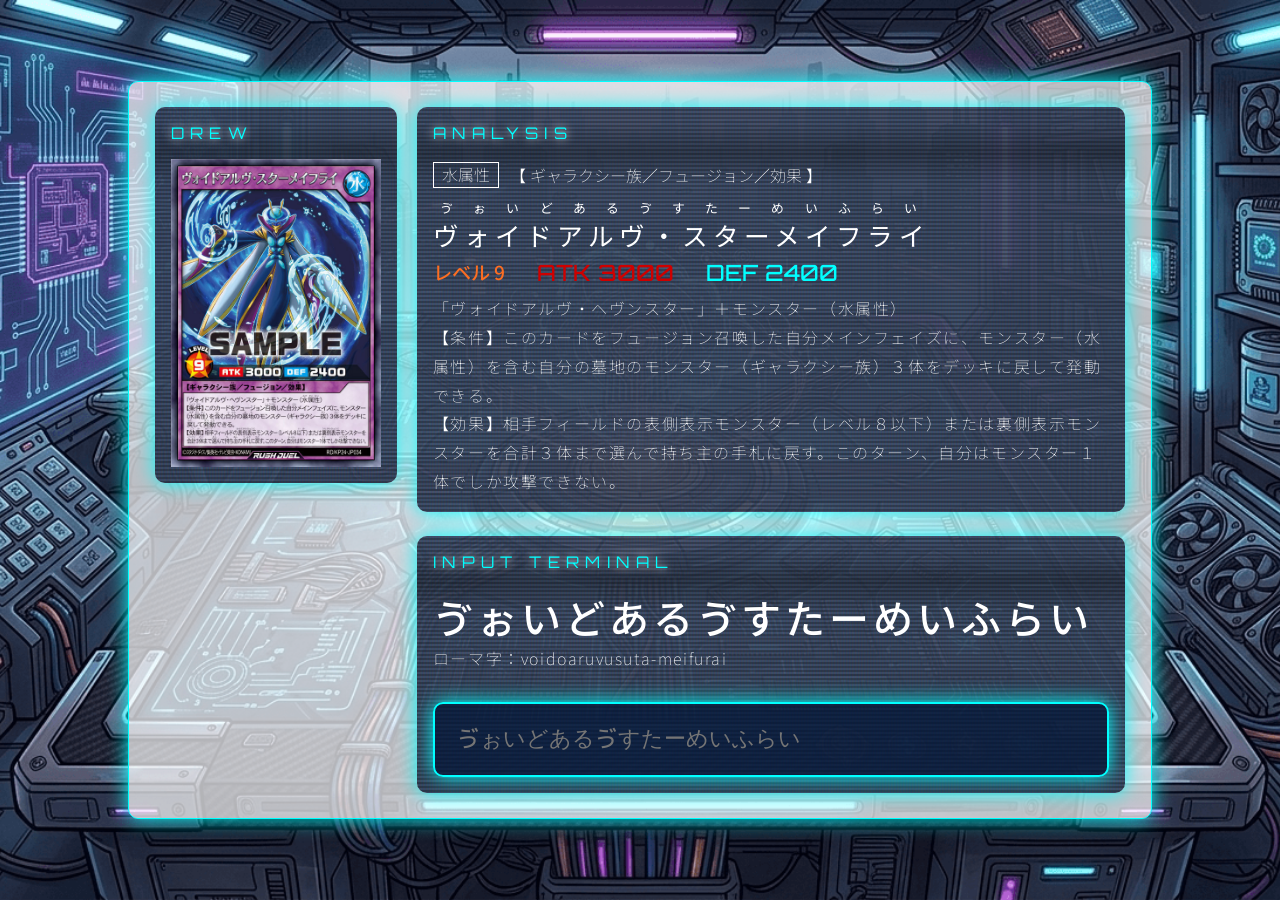
<file: shinnennnoo-ba-fo-su/index.html>
<!DOCTYPE html>
<html lang="jp">
<head>
  <meta charset="UTF-8">
  <meta name="robots" content="noindex">
  <meta name="viewport" content="width=device-width, initial-scale=1.0">
  <title>Document</title>
  <script src="../script.js"></script>
  <link rel="preconnect" href="https://fonts.googleapis.com">
  <link rel="preconnect" href="https://fonts.gstatic.com" crossorigin>
  <link href="https://fonts.googleapis.com/css2?family=Noto+Sans+JP:wght@100..900&family=Orbitron:wght@400..900&display=swap" rel="stylesheet">
  <link rel="stylesheet" href="../style.css">
</head>
<body>
  <div id="game-container">
    <div class="game-container-left">
      <figure class="card-image-wrap">
        <p class="common-title font-en">DREW</p>
        <img src="" class="card-image">
      </figure>
    </div>
    <div class="game-container-right">
      <div class="card-info-area">
        <p class="common-title font-en">ANALYSIS</p>
        <div class="common-flex-container">
          <p class="card-attribute"></p>
          <p class="card-info"></p>
        </div>
        <p class="card-name"></p>
        <div class="common-flex-container common-flex-container-gap2em">
          <p class="card-level"></p>
          <p class="card-atk font-en"></p>
          <p class="card-def font-en"></p>
        </div>
        <p class="card-text"></p>
      </div>
      <div class="card-input-area">
        <p class="common-title font-en">INPUT TERMINAL</p>
        <p class="card-ruby"></p>
        <p class="card-romaji"></p>
        <div class="feedback-msg"></div>
        <input type="text" class="typing-input">
      </div>
    </div>
  </div>
</body>
</html>
</file>
<file: style.css>
@charset "UTF-8";
*, *::before, *::after {
  box-sizing: border-box;
  margin: 0;
  padding: 0;
}

body {
  display: flex;
  justify-content: center;
  align-items: center;
  height: 100dvh;
  padding: 1dvw;
  background: url(images/bg.png) no-repeat center center;
  background-size: cover;
  font-size: 1rem;
  font-family: "Noto Sans JP", sans-serif;
  font-optical-sizing: auto;
  font-weight: 100;
  font-style: normal;
}

.font-en {
  font-family: "Orbitron", sans-serif;
  font-optical-sizing: auto;
  font-weight: 400;
  font-style: normal;
}

.common-title {
  position: relative;
  z-index: 3;
  padding-bottom: 1em;
  color: #01ffff;
  font-size: clamp(1rem, 1dvw, 2rem);
  font-weight: 400;
  letter-spacing: 0.4em;
  text-shadow: 0 0 10px #fff;
}

.common-flex-container {
  position: relative;
  z-index: 3;
  display: flex;
  align-items: center;
  gap: 0.2em;
  margin-bottom: 0.5em;
}
.common-flex-container-gap2em {
  gap: 2em;
}

#game-container {
  display: flex;
  flex-wrap: wrap;
  justify-content: space-between;
  align-items: flex-start;
  width: 80dvw;
  padding: 2dvw;
  background-color: rgba(255, 255, 255, 0.7);
  border: 1px #01ffff solid;
  border-radius: 10px;
  box-shadow: 0 0 20px #01ffff;
}

.game-container-left {
  width: 25%;
}

.game-container-right {
  width: 73%;
}

.card-image-wrap {
  position: relative;
  overflow: hidden;
  display: inline-block;
  padding: 16px;
  border-radius: 10px;
  box-shadow: 0 0 20px #01ffff;
  background-color: rgba(0, 20, 55, 0.7);
}
.card-image-wrap::after {
  content: " ";
  display: block;
  position: absolute;
  top: 0;
  left: 0;
  bottom: 0;
  right: 0;
  background: linear-gradient(rgba(18, 16, 16, 0) 50%, rgba(0, 0, 0, 0.25) 50%), linear-gradient(90deg, rgba(255, 0, 0, 0.06), rgba(0, 255, 0, 0.02), rgba(0, 0, 255, 0.06));
  background-size: 100% 4px, 3px 100%;
  pointer-events: none;
  z-index: 2; /* 画像の上に重ねる */
}
.card-image-wrap::before {
  content: " ";
  display: block;
  position: absolute;
  left: 0;
  width: 100%;
  height: 60px; /* 流れ落ちる影の太さ（お好みで調整） */
  /* 上下が透明で、真ん中が少し黒い影のグラデーション */
  background: linear-gradient(to bottom, transparent 0%, rgba(0, 0, 0, 0.25) 50%, transparent 100%);
  pointer-events: none;
  z-index: 3; /* 網目ノイズよりもさらに上に重ねる */
  /* 6秒かけて等速で上から下へループ移動 */
  animation: tv-roll-noise 6s linear infinite;
}
.card-image {
  position: relative;
  z-index: 3;
  display: block;
  width: 100%;
  height: auto;
  animation: tv-flicker 0.15s infinite, tv-glitch 4s infinite, tv-distort 10s infinite; /* 10秒周期でじわじわ歪む */
}
.card-info-area {
  overflow: hidden;
  position: relative;
  margin-bottom: 24px;
  padding: 16px;
  border-radius: 10px;
  box-shadow: 0 0 20px #01ffff;
  background-color: rgba(0, 20, 55, 0.7);
}
.card-info-area::after {
  content: " ";
  display: block;
  position: absolute;
  top: 0;
  left: 0;
  bottom: 0;
  right: 0;
  background: linear-gradient(rgba(18, 16, 16, 0) 50%, rgba(0, 0, 0, 0.25) 50%), linear-gradient(90deg, rgba(255, 0, 0, 0.06), rgba(0, 255, 0, 0.02), rgba(0, 0, 255, 0.06));
  background-size: 100% 4px, 3px 100%;
  pointer-events: none;
  z-index: 2; /* 画像の上に重ねる */
}
.card-info-area::before {
  content: " ";
  display: block;
  position: absolute;
  left: 0;
  width: 100%;
  height: 60px; /* 流れ落ちる影の太さ（お好みで調整） */
  /* 上下が透明で、真ん中が少し黒い影のグラデーション */
  background: linear-gradient(to bottom, transparent 0%, rgba(0, 0, 0, 0.25) 50%, transparent 100%);
  pointer-events: none;
  z-index: 3; /* 網目ノイズよりもさらに上に重ねる */
  /* 6秒かけて等速で上から下へループ移動 */
  animation: tv-roll-noise 6s linear infinite;
}
.card-input-area {
  overflow: hidden;
  position: relative;
  padding: 16px;
  border-radius: 10px;
  box-shadow: 0 0 20px #01ffff;
  background-color: rgba(0, 20, 55, 0.7);
}
.card-input-area::after {
  content: " ";
  display: block;
  position: absolute;
  top: 0;
  left: 0;
  bottom: 0;
  right: 0;
  background: linear-gradient(rgba(18, 16, 16, 0) 50%, rgba(0, 0, 0, 0.25) 50%), linear-gradient(90deg, rgba(255, 0, 0, 0.06), rgba(0, 255, 0, 0.02), rgba(0, 0, 255, 0.06));
  background-size: 100% 4px, 3px 100%;
  pointer-events: none;
  z-index: 2; /* 画像の上に重ねる */
}
.card-input-area::before {
  content: " ";
  display: block;
  position: absolute;
  left: 0;
  width: 100%;
  height: 60px; /* 流れ落ちる影の太さ（お好みで調整） */
  /* 上下が透明で、真ん中が少し黒い影のグラデーション */
  background: linear-gradient(to bottom, transparent 0%, rgba(0, 0, 0, 0.25) 50%, transparent 100%);
  pointer-events: none;
  z-index: 3; /* 網目ノイズよりもさらに上に重ねる */
  /* 6秒かけて等速で上から下へループ移動 */
  animation: tv-roll-noise 6s linear infinite;
}
.card-attribute {
  position: relative;
  z-index: 3;
  padding: 0.2em 0.5em 0.3em;
  border: 1px #fff solid;
  color: #fff;
  line-height: 1;
}
.card-info {
  position: relative;
  z-index: 3;
  padding: 0.2em 0.5em;
  color: #fff;
}
.card-name {
  position: relative;
  z-index: 3;
  padding-bottom: 0.2em;
  color: #fff;
  font-size: clamp(0.8rem, 2dvw, 1.6rem);
  font-weight: 400;
  letter-spacing: 0.2em;
}
.card-name rt {
  padding-bottom: 0.5em;
}
.card-level {
  color: #fc6e22;
  font-size: 1.2rem;
  font-weight: 500;
}
.card-atk {
  color: #ce0000;
  font-size: 1.4rem;
  font-weight: 500;
}
.card-def {
  color: #01ffff;
  font-size: 1.4rem;
  font-weight: 500;
}
.card-text {
  position: relative;
  z-index: 3;
  color: #fff;
  line-height: 1.8;
  letter-spacing: 0.1em;
  white-space: pre-wrap;
}
.card-ruby {
  position: relative;
  z-index: 3;
  color: #fff;
  font-size: 2.5rem;
  font-weight: 500;
  letter-spacing: 0.1em;
}
.card-romaji {
  position: relative;
  z-index: 3;
  margin-bottom: 2em;
  color: #fff;
  letter-spacing: 0.1em;
}
.card-romaji::before {
  content: "ローマ字：";
}

.typing-input {
  position: relative;
  z-index: 3;
  width: 100%;
  padding: 1em;
  outline: none;
  border: 1px #01ffff solid;
  border-radius: 10px;
  box-shadow: 0 0 20px #01ffff;
  background-color: rgba(0, 20, 55, 0.7);
  color: #fff;
  font-size: 1.4rem;
}
.typing-input:focus {
  border-width: 2px;
}

/* フィードバックメッセージの基本スタイル */
.feedback-msg {
  position: absolute;
  top: 0;
  right: 16px;
  font-weight: bold;
  font-size: 1.5rem;
  height: 1.5rem; /* 高さを固定しておくとレイアウトが崩れません */
  margin: 10px 0;
  opacity: 0; /* 初期状態は透明 */
  transition: opacity 0.5s ease; /* 0.5秒かけてフェード変化 */
}

/* 表示状態（JSでこのクラスを付け外しします） */
.feedback-msg.show {
  opacity: 1;
}

/* 正解時のスタイル */
.feedback-msg.is-good {
  color: #01ffff; /* 緑系 */
}

/* 不正解時のスタイル */
.feedback-msg.is-miss {
  color: #ce0000; /* 赤系 */
}

/* --- アニメーション①：常時発生する細かいチカチカ（明滅） --- */
@keyframes tv-flicker {
  0% {
    opacity: 0.98;
    filter: brightness(1);
  }
  50% {
    opacity: 1;
    filter: brightness(1.05) contrast(1.1);
  }
  100% {
    opacity: 0.99;
    filter: brightness(0.95);
  }
}
/* --- アニメーション②：投影失敗！一瞬激しく画面が裂ける（ホラーグリッチ） --- */
/* ほとんどの時間は 0%〜90% で静止させ、91%以降の一瞬でバグらせるのがコツです */
@keyframes tv-glitch {
  0%, 90%, 100% {
    transform: skew(0deg) scale(1);
    filter: hue-rotate(0deg) saturate(1);
  }
  91% {
    transform: skew(10deg) scaleX(1.2); /* 横に引き裂かれる */
    filter: hue-rotate(90deg) saturate(2) brightness(1.5); /* 変色 */
  }
  92% {
    transform: skew(-8deg) translateX(-10px);
    filter: hue-rotate(180deg) blur(1px);
  }
  93% {
    transform: skew(0deg) scale(1);
    filter: hue-rotate(0deg);
  }
  95% {
    transform: translateY(5px) scaleY(0.9); /* 上下にブレる */
    filter: brightness(0.2); /* 一瞬消えかける */
  }
  96% {
    transform: translateY(-5px);
    filter: brightness(2);
  }
}
/* --- アニメーション③：じわじわとした磁気的な歪み --- */
@keyframes tv-distort {
  0%, 100% {
    transform: scale(1);
  }
  20% {
    transform: scaleX(1.02) skewX(0.5deg);
  }
  40% {
    transform: scaleY(1.01) skewY(-0.5deg);
  }
  60% {
    transform: scale(0.99);
  }
  80% {
    transform: scaleX(1.01) translateX(2px);
  }
}
/* --- 走査線を上から下にループさせるアニメーション --- */
@keyframes tv-roll-noise {
  0% {
    top: -60px; /* 自分の高さ分、画面の上の外側に隠れた状態からスタート */
  }
  100% {
    top: 100%; /* 画面の一番下まで通り抜ける */
  }
}/*# sourceMappingURL=style.css.map */
</file>
